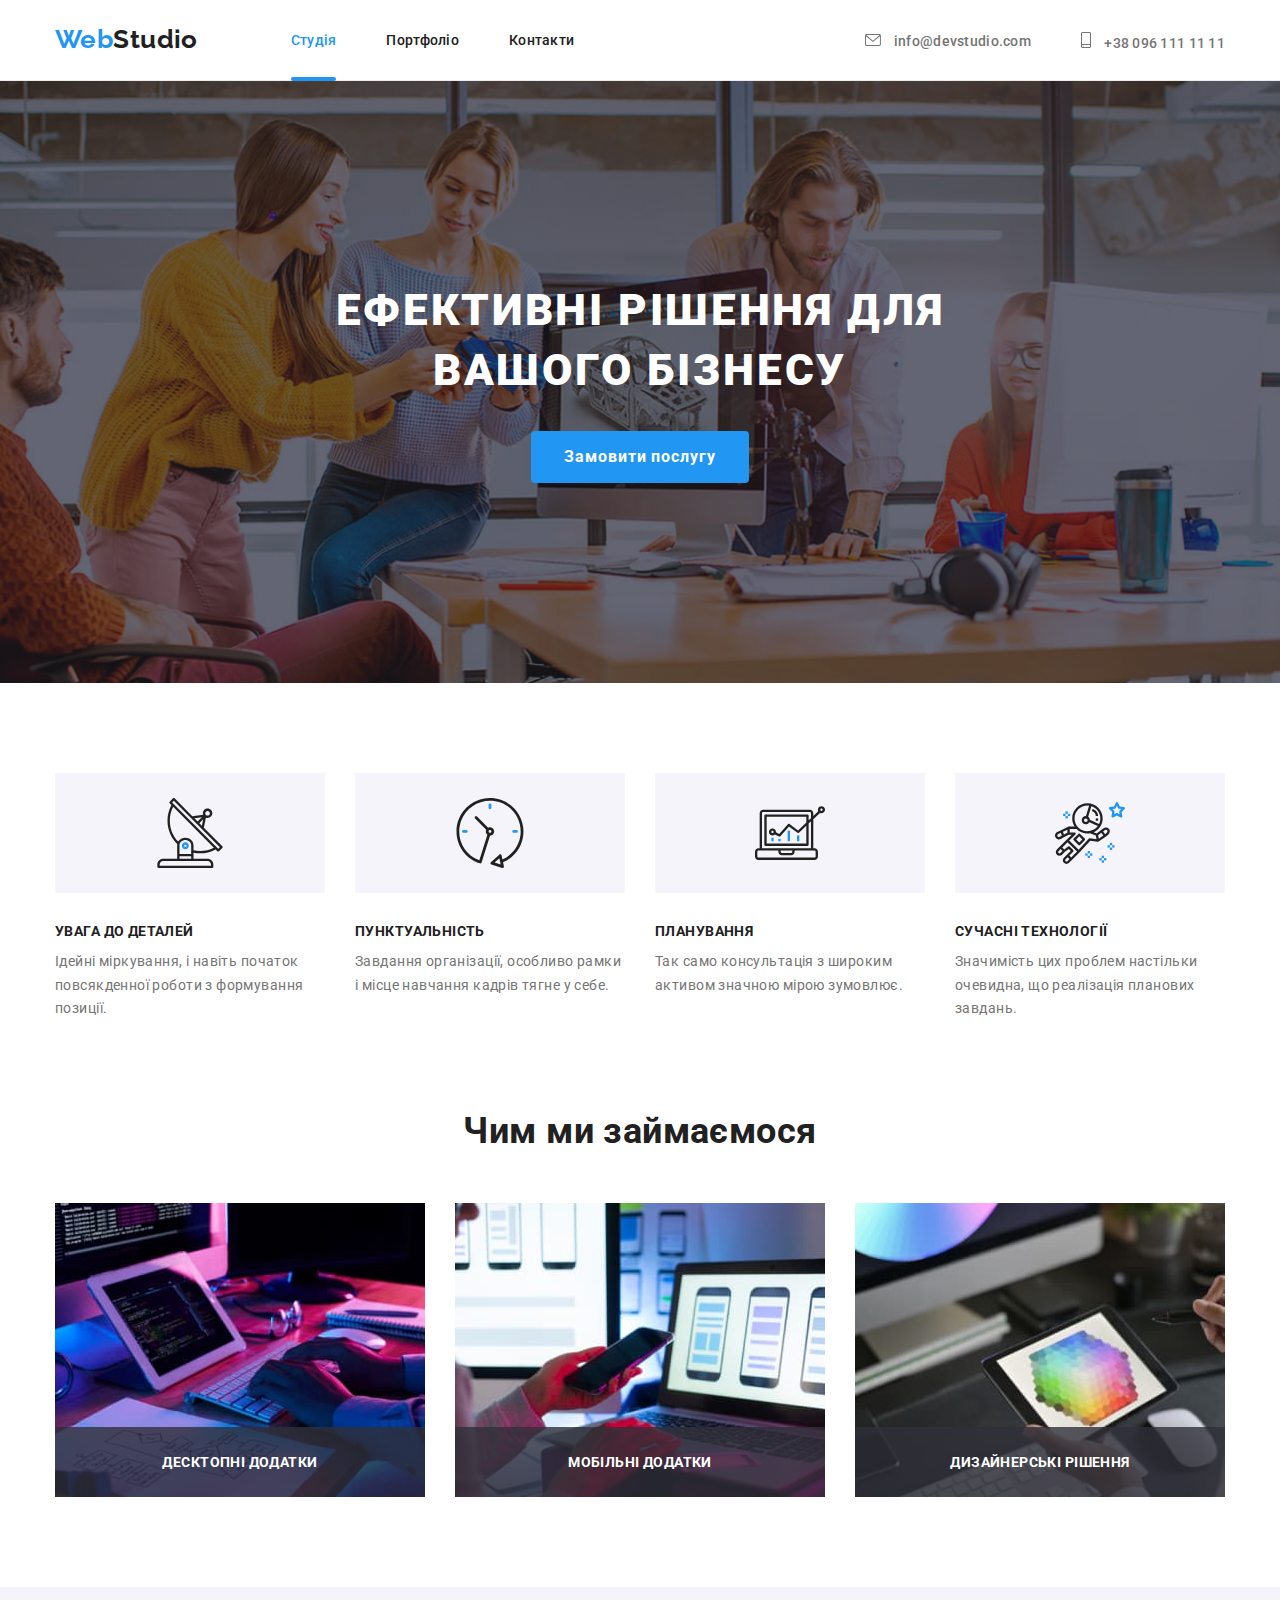
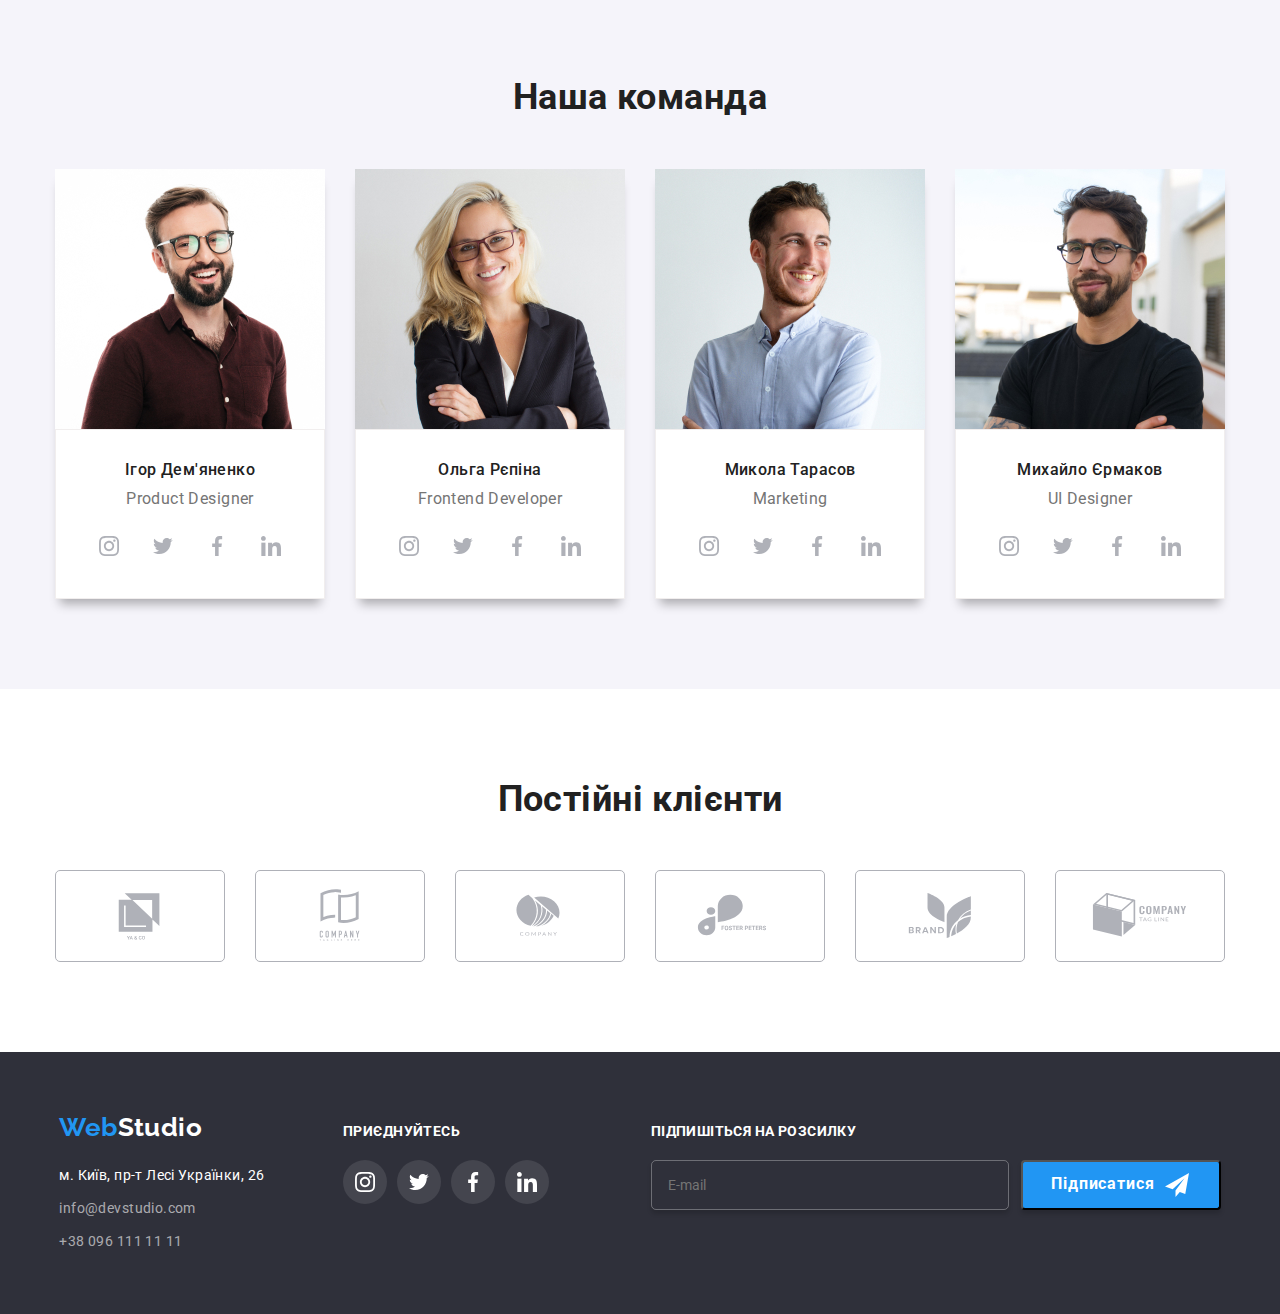
<file: index.html>
<!DOCTYPE html>
<html lang="uk">
  <head>
    <meta charset="UTF-8" />
    <meta http-equiv="X-UA-Compatible" content="IE=edge" />
    <meta name="viewport" content="width=device-width, initial-scale=1.0" />
    <title>First Project</title>
    <link rel="preconnect" href="https://fonts.googleapis.com" />
    <link rel="preconnect" href="https://fonts.gstatic.com" crossorigin />
    <link
      href="https://fonts.googleapis.com/css2?family=Raleway:wght@700&family=Roboto:wght@400;500;700;900&display=swap"
      rel="stylesheet"
    />
    <!-- <link
      rel="stylesheet"
      href="https://cdnjs.cloudflare.com/ajax/libs/modern-normalize/1.1.0/modern-normalize.min.css"
      integrity="sha512-wpPYUAdjBVSE4KJnH1VR1HeZfpl1ub8YT/NKx4PuQ5NmX2tKuGu6U/JRp5y+Y8XG2tV+wKQpNHVUX03MfMFn9Q=="
      crossorigin="anonymous"
      referrerpolicy="no-referrer"
    /> -->
    <link rel="stylesheet" href="css/main.min.css" />
  </head>
  <body>
    
 
  <header class="header">   
    <div class="header__container container">
      <a class="header__logo logo" href="./index.html"
        ><span class="header__logo-span">Web</span>Studio</a
      >
      <nav class="site-nav">
        <ul class="site-nav__pages list">
          <li><a href="#" class="link current site-nav__name">Студія</a></li>
          <li>
            <a href="./portfolio.html" class="link site-nav__name"
              >Портфоліо</a
            >
          </li>
          <li><a href="#" class="link site-nav__name">Контакти</a></li>
        </ul>
      </nav>
      <div class="nav-form">
        <ul class="nav-form__contact list">
          <li class="nav-form__list">
            <a href="mailto:info@devstudio.com" class="link nav-form__item"
              ><svg class="link-icon" width="16" height="12">
                <use href="./images/icons.svg#icon-envelope"></use>
              </svg>
              info@devstudio.com</a
            >
          </li>
          <li class="nav-form__list">
            <a href="tel:+380961111111" class="link nav-form__item"
              ><svg class="link-icon" width="10" height="16">
                <use href="./images/icons.svg#icon-smartphone"></use>
              </svg>
              +38 096 111 11 11</a
            >
          </li>
        </ul>
      </div>
    </div>
    
  <div class="second-logo">
    <a class="header__logo-mobile logo" href="./index.html"
        ><span class="header__logo-span">Web</span>Studio</a
      >
      <button type="button" class="menu-open-btn" data-menu-open>
        <svg class="menu" width="40" height="40">
            <use href="./images/icons.svg#icon-menu1"></use>
        </svg>
    </button>
    </div>


    <div class="mob-menu is-hidden" data-menu>
      <div class="mob-memu__cont container">
          <div class="mob-box-01">            
              <button type="button" class="menu-close-btn" data-menu-close>
                  <svg class="menu" width="30" height="30">
                      <use href="./images/icons.svg#icon-close-black"></use>
                  </svg>
              </button>
              <nav class="mob-menu__navigation">
                  <ul class="mob-menu__list list">
                      <li class="mob-menu__item">
                          <a href="./index.html" class="mob-menu__name link">Студія</a>
                      </li>
                      <li class="mob-menu__item">
                          <a href="./portfolio.html" class="mob-menu__name link">Портфоліо</a>
                      </li>
                      <li class="mob-menu__item">
                          <a href="" class="mob-menu__name link">Контакти</a>
                      </li>
                  </ul>
              </nav>
              <div class="mob-box-02">
                <ul class="mob-menu__contacts list">
                    <li class="mob-menu__com"> 
                        <a href="tel:+380961111111" class="mob-menu__nubmer link">
                            +38 096 111 11 11
                        </a>
                    </li>
                    <li class="mob-menu__com">
                        <a href="mailto:info@devstudio.com" class="mob-menu__email link">
                            info@devstudio.com
                        </a>
                    </li>
                </ul>
                <ul class="mob-soc list">
                    <li class="mob-soc__item">
                        <a href="" class="mob-soc__link link">Instagram</a>
                    </li>
                    <li class="mob-soc__item">
                        <a href="" class="mob-soc__link link">Twitter</a>
                    </li>
                    <li class="mob-soc__item">
                        <a href="" class="mob-soc__link link">Facebook</a>
                    </li>
                    <li class="mob-soc__item">
                        <a href="" class="mob-soc__link link">LinkdIn</a>
                    </li>
                </ul>
            </div>
          </div>
          
      </div>
    </div>
  </header>


    <main>
      <section class="hero ">
        <div class="hero__container container">
          <h1 class="hero__title">Ефективні рішення для вашого бізнесу</h1>
          <button class="button" type="button" data-open-modal>
            Замовити послугу
          </button>
        </div>
      </section>


      <section class="advantage no-padding">
        <div class="container advantage__container">
          <h2 class="section-title visually-hidden">Наші переваги</h2>
          <ul class="list advantage__list">
            <li class="advantage__item">
              <div class="advantage__icon">
                <svg width="70" height="70">
                  <use href="./images/icons.svg#icon-antenna"></use>
                </svg>
              </div>
              <h3 class="title">УВАГА ДО ДЕТАЛЕЙ</h3>
              <p class="second-text">
                Ідейні міркування, і навіть початок повсякденної роботи з
                формування позиції.
              </p>
            </li>
            <li class="advantage__item">
              <div class="advantage__icon">
                <svg width="70" height="70">
                  <use href="./images/icons.svg#icon-clock"></use>
                </svg>
              </div>
              <h3 class="title">ПУНКТУАЛЬНІСТЬ</h3>
              <p class="second-text">
                Завдання організації, особливо рамки і місце навчання кадрів
                тягне у себе.
              </p>
            </li>
            <li class="advantage__item">
              <div class="advantage__icon">
                <svg width="70" height="70">
                  <use href="./images/icons.svg#icon-diagram"></use>
                </svg>
              </div>
              <h3 class="title">ПЛАНУВАННЯ</h3>
              <p class="second-text">
                Так само консультація з широким активом значною мірою зумовлює.
              </p>
            </li>
            <li class="advantage__item">
              <div class="advantage__icon">
                <svg width="70" height="70">
                  <use href="./images/icons.svg#icon-astronaut"></use>
                </svg>
              </div>
              <h3 class="title">СУЧАСНІ ТЕХНОЛОГІЇ</h3>
              <p class="second-text">
                Значимість цих проблем настільки очевидна, що реалізація
                планових завдань.
              </p>
            </li>
          </ul>
        </div>
      </section>

      

      <section class="ourworks no-padding">
        <div class="ourworks__cont container">
          <h2 class="section-title">Чим ми займаємося</h2>
          <ul class="list ourworks__list">
            <li class="list">
              <div class="ourworks__item">
                <img
                  src="./images/img1.jpg"
                  class="photo"
                  width="370"
                  alt="Веб розробка"
                />
                <p class="ourworks__text">Десктопні Додатки</p>
              </div>
            </li>
            <li class="list">
              <div class="ourworks__item">
                <img
                  src="./images/img2.jpg"
                  class="photo"
                  width="370"
                  alt="Мобільні додатки"
                />
                <p class="ourworks__text list">Мобільні Додатки</p>
              </div>
            </li>
            <li class="list">
              <div class="ourworks__item">
                <img
                  src="./images/img3.jpg"
                  class="photo"
                  width="370"
                  alt="Комп'ютерне програмування"
                />
                <p class="ourworks__text list">Дизайнерські Рішення</p>
              </div>
            </li>
          </ul>
        </div>
      </section>

      

      <section class="team no-padding">
        <div class="team__container container">
          <h2 class="section-title">Наша команда</h2>
          <ul class="list team__group">
            <li class="team__list">
              <picture>
                <source srcset="images/team/igor@1x_lg.jpg 1x, images/team/igor@2x_lg.jpg 2x" 
                media="(min-width: 1200px)" sizes="" type="" />
                <source srcset="images/team/igor@1x_md.jpg 1x, images/team/igor@2x_md.jpg 2x" 
                media="(min-width: 768px)" sizes="" type="" />
                <source srcset="images/team/igor@1x_sm.jpg 1x, images/team/igor@2x_sm.jpg 2x" 
                media="(min-width: 480px)" sizes="" type="" />
                <img src="images/team/igor.jpg" alt="Фотографія  команди" />
              </picture>  

              <div class="workers">
                <h3 class="workers__name">Ігор Дем'яненко</h3>
                <p class="workers__text">Product Designer</p>
                <ul class="list social-list">
                  <li>
                    <a
                      class="link social-list__link"
                      href="https://www.instagram.com/"
                      target="_blank"
                      rel="noopener noreferrer"
                      aria-label="link to instagram"
                    >
                      <svg width="20" height="20" class="icons">
                        <use href="./images/icons.svg#icon-instagram-2-1"></use>
                      </svg>
                    </a>
                  </li>
                  <li>
                    <a
                      class="link social-list__link"
                      href="https://twitter.com/"
                      target="_blank"
                      rel="noopener noreferrer"
                      aria-label="link to twitter"
                    >
                      <svg width="20" height="20" class="icons">
                        <use href="./images/icons.svg#icon-Group"></use>
                      </svg>
                    </a>
                  </li>
                  <li>
                    <a
                      class="link social-list__link"
                      href="https://www.facebook.com/"
                      target="_blank"
                      rel="noopener noreferrer"
                      aria-label="link to facebook"
                    >
                      <svg width="20" height="20" class="icons">
                        <use href="./images/icons.svg#icon-facebook-1"></use>
                      </svg>
                    </a>
                  </li>
                  <li>
                    <a
                      class="link social-list__link"
                      href="https://www.linkedin.com/"
                      target="_blank"
                      rel="noopener noreferrer"
                      aria-label="link to linkedin"
                    >
                      <svg width="20" height="20" class="icons">
                        <use href="./images/icons.svg#icon-linkedin-1"></use>
                      </svg>
                    </a>
                  </li>
                </ul>
              </div>
            </li>

            <li class="team__list">
              <picture>
                <source srcset="images/team/olga@1x_lg.jpg 1x, images/team/olga@2x_lg.jpg 2x" 
                media="(min-width: 1200px)" sizes="" type="" />
                <source srcset="images/team/olga@1x_md.jpg 1x, images/team/olga@2x_md.jpg 2x" 
                media="(min-width: 768px)" sizes="" type="" />
                <source srcset="images/team/olga@1x_sm.jpg 1x, images/team/olga@2x_sm.jpg 2x" 
                media="(min-width: 480px)" sizes="" type="" />
                <img src="./images/team/olga.jpg" alt="Фотографія учасника команди" />
              </picture>

              <div class="workers">
                <h3 class="workers__name">Ольга Рєпіна</h3>
                <p class="workers__text">Frontend Developer</p>
                <ul class="list social-list">
                  <li>
                    <a
                      class="link social-list__link"
                      href="https://www.instagram.com/"
                      target="_blank"
                      rel="noopener noreferrer"
                      aria-label="link to instagram"
                    >
                      <svg width="20" height="20" class="icons">
                        <use href="./images/icons.svg#icon-instagram-2-1"></use>
                      </svg>
                    </a>
                  </li>
                  <li>
                    <a
                      class="link social-list__link"
                      href="https://twitter.com/"
                      target="_blank"
                      rel="noopener noreferrer"
                      aria-label="link to twitter"
                    >
                      <svg width="20" height="20" class="icons">
                        <use href="./images/icons.svg#icon-Group"></use>
                      </svg>
                    </a>
                  </li>
                  <li>
                    <a
                      class="link social-list__link"
                      href="https://www.facebook.com/"
                      target="_blank"
                      rel="noopener noreferrer"
                      aria-label="link to facebook"
                    >
                      <svg width="20" height="20" class="icons">
                        <use href="./images/icons.svg#icon-facebook-1"></use>
                      </svg>
                    </a>
                  </li>
                  <li>
                    <a
                      class="link social-list__link"
                      href="https://www.linkedin.com/"
                      target="_blank"
                      rel="noopener noreferrer"
                      aria-label="link to linkedin"
                    >
                      <svg width="20" height="20" class="icons">
                        <use href="./images/icons.svg#icon-linkedin-1"></use>
                      </svg>
                    </a>
                  </li>
                </ul>
              </div>
            </li>

            <li class="team__list">
              <picture>
                <source srcset="images/team/nikolay@1x_lg.jpg 1x, images/team/nikolay@2x_lg.jpg 2x" 
                media="(min-width: 1200px)" sizes="" type="" />
                <source srcset="images/team/nikolay@1x_md.jpg 1x, images/team/nikolay@2x_md.jpg 2x" 
                media="(min-width: 768px)" sizes="" type="" />
                <source srcset="images/team/nikolay@1x_sm.jpg 1x, images/team/nikolay@2x_sm.jpg 2x" 
                media="(min-width: 480px)" sizes="" type="" />
                <img src="./images/team/nikolay.jpg" alt="Фотографія учасника команди" />
              </picture> 
              <div class="workers">
                <h3 class="workers__name">Микола Тарасов</h3>
                <p class="workers__text">Marketing</p>
                <ul class="list social-list">
                  <li>
                    <a
                      class="link social-list__link"
                      href="https://www.instagram.com/"
                      target="_blank"
                      rel="noopener noreferrer"
                      aria-label="link to instagram"
                    >
                      <svg width="20" height="20" class="icons">
                        <use href="./images/icons.svg#icon-instagram-2-1"></use>
                      </svg>
                    </a>
                  </li>
                  <li>
                    <a
                      class="link social-list__link"
                      href="https://twitter.com/"
                      target="_blank"
                      rel="noopener noreferrer"
                      aria-label="link to twitter"
                    >
                      <svg width="20" height="20" class="icons">
                        <use href="./images/icons.svg#icon-Group"></use>
                      </svg>
                    </a>
                  </li>
                  <li>
                    <a
                      class="link social-list__link"
                      href="https://www.facebook.com/"
                      target="_blank"
                      rel="noopener noreferrer"
                      aria-label="link to facebook"
                    >
                      <svg width="20" height="20" class="icons">
                        <use href="./images/icons.svg#icon-facebook-1"></use>
                      </svg>
                    </a>
                  </li>
                  <li>
                    <a
                      class="link social-list__link"
                      href="https://www.linkedin.com/"
                      target="_blank"
                      rel="noopener noreferrer"
                      aria-label="link to linkedin"
                    >
                      <svg width="20" height="20" class="icons">
                        <use href="./images/icons.svg#icon-linkedin-1"></use>
                      </svg>
                    </a>
                  </li>
                </ul>
              </div>
            </li>

            <li class="team__list">
              <picture>
                <source srcset="images/team/misha@1x_lg.jpg 1x, images/team/misha@2x_lg.jpg 2x" 
                media="(min-width: 1200px)" sizes="" type="" />
                <source srcset="images/team/misha@1x_md.jpg 1x, images/team/misha@2x_md.jpg 2x" 
                media="(min-width: 768px)" sizes="" type="" />
                <source srcset="images/team/misha@1x_sm.jpg 1x, images/team/misha@2x_sm.jpg 2x" 
                media="(min-width: 480px)" sizes="" type="" />
                <img src="./images/team/misha.jpg" alt="Фотографія учасника команди" />
              </picture>

              <div class="workers">
                <h3 class="workers__name">Михайло Єрмаков</h3>
                <p class="workers__text">UI Designer</p>
                <ul class="list social-list">
                  <li>
                    <a
                      class="link social-list__link"
                      href="https://www.instagram.com/"
                      target="_blank"
                      rel="noopener noreferrer"
                      aria-label="link to instagram"
                    >
                      <svg width="20" height="20" class="icons">
                        <use href="./images/icons.svg#icon-instagram-2-1"></use>
                      </svg>
                    </a>
                  </li>
                  <li>
                    <a
                      class="link social-list__link"
                      href="https://twitter.com/"
                      target="_blank"
                      rel="noopener noreferrer"
                      aria-label="link to twitter"
                    >
                      <svg width="20" height="20" class="icons">
                        <use href="./images/icons.svg#icon-Group"></use>
                      </svg>
                    </a>
                  </li>
                  <li>
                    <a
                      class="link social-list__link"
                      href="https://www.facebook.com/"
                      target="_blank"
                      rel="noopener noreferrer"
                      aria-label="link to facebook"
                    >
                      <svg width="20" height="20" class="icons">
                        <use href="./images/icons.svg#icon-facebook-1"></use>
                      </svg>
                    </a>
                  </li>
                  <li>
                    <a
                      class="link social-list__link"
                      href="https://www.linkedin.com/"
                      target="_blank"
                      rel="noopener noreferrer"
                      aria-label="link to linkedin"
                    >
                      <svg width="20" height="20" class="icons">
                        <use href="./images/icons.svg#icon-linkedin-1"></use>
                      </svg>
                    </a>
                  </li>
                </ul>
              </div>
            </li>
          </ul>
        </div>
      </section>

      

      <section class="partners no-padding">
        <div class="partners__container container">
          <h2 class="partners__title">Постійні клієнти</h2>
          <ul class="partners__group list">
            <li class="partners__list">
              <a
                class="link partners__number"
                href="#"
                target="_blank"
                rel="noopener noreferrer"
                aria-label="our partners"
              >
                <svg width="106" height="60" class="partners__icon">
                  <use href="./images/icons.svg#icon-Logo1"></use>
                </svg>
              </a>
            </li>
            <li class="partners__list">
              <a
                class="link partners__number"
                href="#"
                target="_blank"
                rel="noopener noreferrer"
                aria-label="our partners"
              >
                <svg width="106" height="60" class="partners__icon">
                  <use href="./images/icons.svg#icon-Logo2"></use>
                </svg>
              </a>
            </li>
            <li class="partners__list">
              <a class="link partners__number" href="#" target=" our partners">
                <svg width="106" height="60" class="partners__icon">
                  <use href="./images/icons.svg#icon-Logo3"></use>
                </svg>
              </a>
            </li>
            <li class="partners__list">
              <a
                class="link partners__number"
                href="#"
                target="_blank"
                rel="noopener noreferrer"
                aria-label="our partners"
              >
                <svg width="106" height="60" class="partners__icon">
                  <use href="./images/icons.svg#icon-Logo4"></use>
                </svg>
              </a>
            </li>
            <li class="partners__list">
              <a
                class="link partners__number"
                href="#"
                target="_blank"
                rel="noopener noreferrer"
                aria-label="our partners"
              >
                <svg width="106" height="60" class="partners__icon">
                  <use href="./images/icons.svg#icon-Logo5"></use>
                </svg>
              </a>
            </li>
            <li class="partners__list">
              <a
                class="link partners__number"
                href="#"
                target="_blank"
                rel="noopener noreferrer"
                aria-label="our partners"
              >
                <svg width="106" height="60" class="partners__icon">
                  <use href="./images/icons.svg#icon-Logo6"></use>
                </svg>
              </a>
            </li>
          </ul>
        </div>
      </section>
    </main>

    

    <footer class="footer ">
      <div class="footer__container footer__block container">
        <div class="footer__navigation">
          <a class="footer__logo" href="index.html"
            ><span class="footer__logo-span">Web</span>Studio</a
          >
          <address class="footer__adress">
            <ul class="list">
              <li>
                <a
                  class="footer__nav"
                  href="https://www.google.com.ua/maps/@50.4851493,30.4721233,14z?hl=ru"
                  target="_blank"
                  rel="noopener noreferrer"
                  >м. Київ, пр-т Лесі Українки, 26
                </a>
              </li>
              <li>
                <a
                  class="footer__link-mail footer__numb-post"
                  href="mailto:info@devstudio.com"
                  >info@devstudio.com</a
                >
              </li>
              <li>
                <a
                  class="footer__link footer__numb-post"
                  href="tel:+380961111111"
                  >+38 096 111 11 11</a
                >
              </li>
            </ul>
          </address>
        </div>
        <div class="join">
          <h4 class="join__title">Приєднуйтесь</h4>
          <ul class="list join__list">
            <li>
              <a
                class="link join__link"
                href="https://www.instagram.com/"
                target="_blank"
                rel="noopener noreferrer"
                aria-label="link to instagram"
              >
                <svg width="20" height="20" class="icons">
                  <use href="./images/icons.svg#icon-instagram-2-1"></use>
                </svg>
              </a>
            </li>
            <li>
              <a
                class="link join__link"
                href="https://twitter.com/"
                target="_blank"
                rel="noopener noreferrer"
                aria-label="link to twitter"
              >
                <svg width="20" height="20" class="icons">
                  <use href="./images/icons.svg#icon-Group"></use>
                </svg>
              </a>
            </li>
            <li>
              <a
                class="link join__link"
                href="https://www.facebook.com/"
                target="_blank"
                rel="noopener noreferrer"
                aria-label="link to facebook"
              >
                <svg width="20" height="20" class="icons">
                  <use href="./images/icons.svg#icon-facebook-1"></use>
                </svg>
              </a>
            </li>
            <li>
              <a
                class="link join__link"
                href="https://www.linkedin.com/"
                target="_blank"
                rel="noopener noreferrer"
                aria-label="link to linkedin"
              >
                <svg width="20" height="20" class="icons">
                  <use href="./images/icons.svg#icon-linkedin-1"></use>
                </svg>
              </a>
            </li>
          </ul>
        </div>
        <div class="subscribe">
           <div class="subscribe__title-block">
          <h2 class="subscribe__text">ПІДПИШІТЬСЯ НА РОЗСИЛКУ</h2>
          <div class="subscribe__email">                       
            <input
              class="subscribe__second-text"
              type="email"
              name="mail"
              id="mail"
              placeholder="E-mail"
            />
            <button class="subscribe__button" type="submit">
              Підписатися<span class="subscribe__icon"
                ><svg width="24" height="24" class="icons">
                  <use href="./images/icons.svg#icon-telegramm"></use></svg></span>
            </button>
           </div>
            
          </div>
        </div>
      </div>
    </footer>

    <!-- _modal -->

    <div class="backdrop is-hidden" data-backdrop>
      <div class="modal">
        <form class="form">
          <b class="form-title">Залиште свої дані, ми вам передзвонимо</b>

          <div class="form-field">
            <input
              type="text"
              class="form-input"
              name="name"
              placeholder=" "
              id="name"
            />
            <label for="name" class="form-label">Ім'я</label>
            <svg width="18" height="18" class="form-icon">
              <use href="./images/icons.svg#person-black"></use>
            </svg>
          </div>

          <div class="form-field">
            <input type="tel" class="form-input" name="tel" placeholder=" " />
            <label class="form-label">Телефон</label>
            <svg width="18" height="18" class="form-icon">
              <use href="./images/icons.svg#phone-black"></use>
            </svg>
          </div>

          <label class="form-field">
            <input
              type="email"
              class="form-input"
              name="mail"
              placeholder=" "
            />
            <span class="form-label">Пошта</span>
            <svg width="18" height="18" class="form-icon">
              <use href="./images/icons.svg#email-black"></use>
            </svg>
          </label>

          <div class="form-field">
            <textarea
              name="comment"
              id="comment"
              class="form-textarea"
              placeholder="Введіть текст"
            ></textarea>
            <label for="comment" class="textarea-label">Коментар</label>
          </div>

          <div class="form-field policy">
            <label class="policy">
              <input class="checkbox" type="checkbox" name="policy" />
              <span class="checkbox-icon"></span>
              <span class="checkbox-text"
                >Погоджуюся з розсилкою та приймаю</span
              >
              <a href="#" class="policy-terms">Умови договору</a>
            </label>

            <button type="submit" class="submit-button">Відправити</button>
          </div>
        </form>

        <butoon class="close-button" data-close-modal>
          <svg class="icon-close-modal" width="18" height="18">
            <use href="./images/icons.svg#icon-close-black"></use>
          </svg>
        </butoon>
      </div>
    </div>

    <script src="./js/mobile-menu.js"></script>

    <script src="./js/modal.js"></script>
  </body>
</html>
</file>
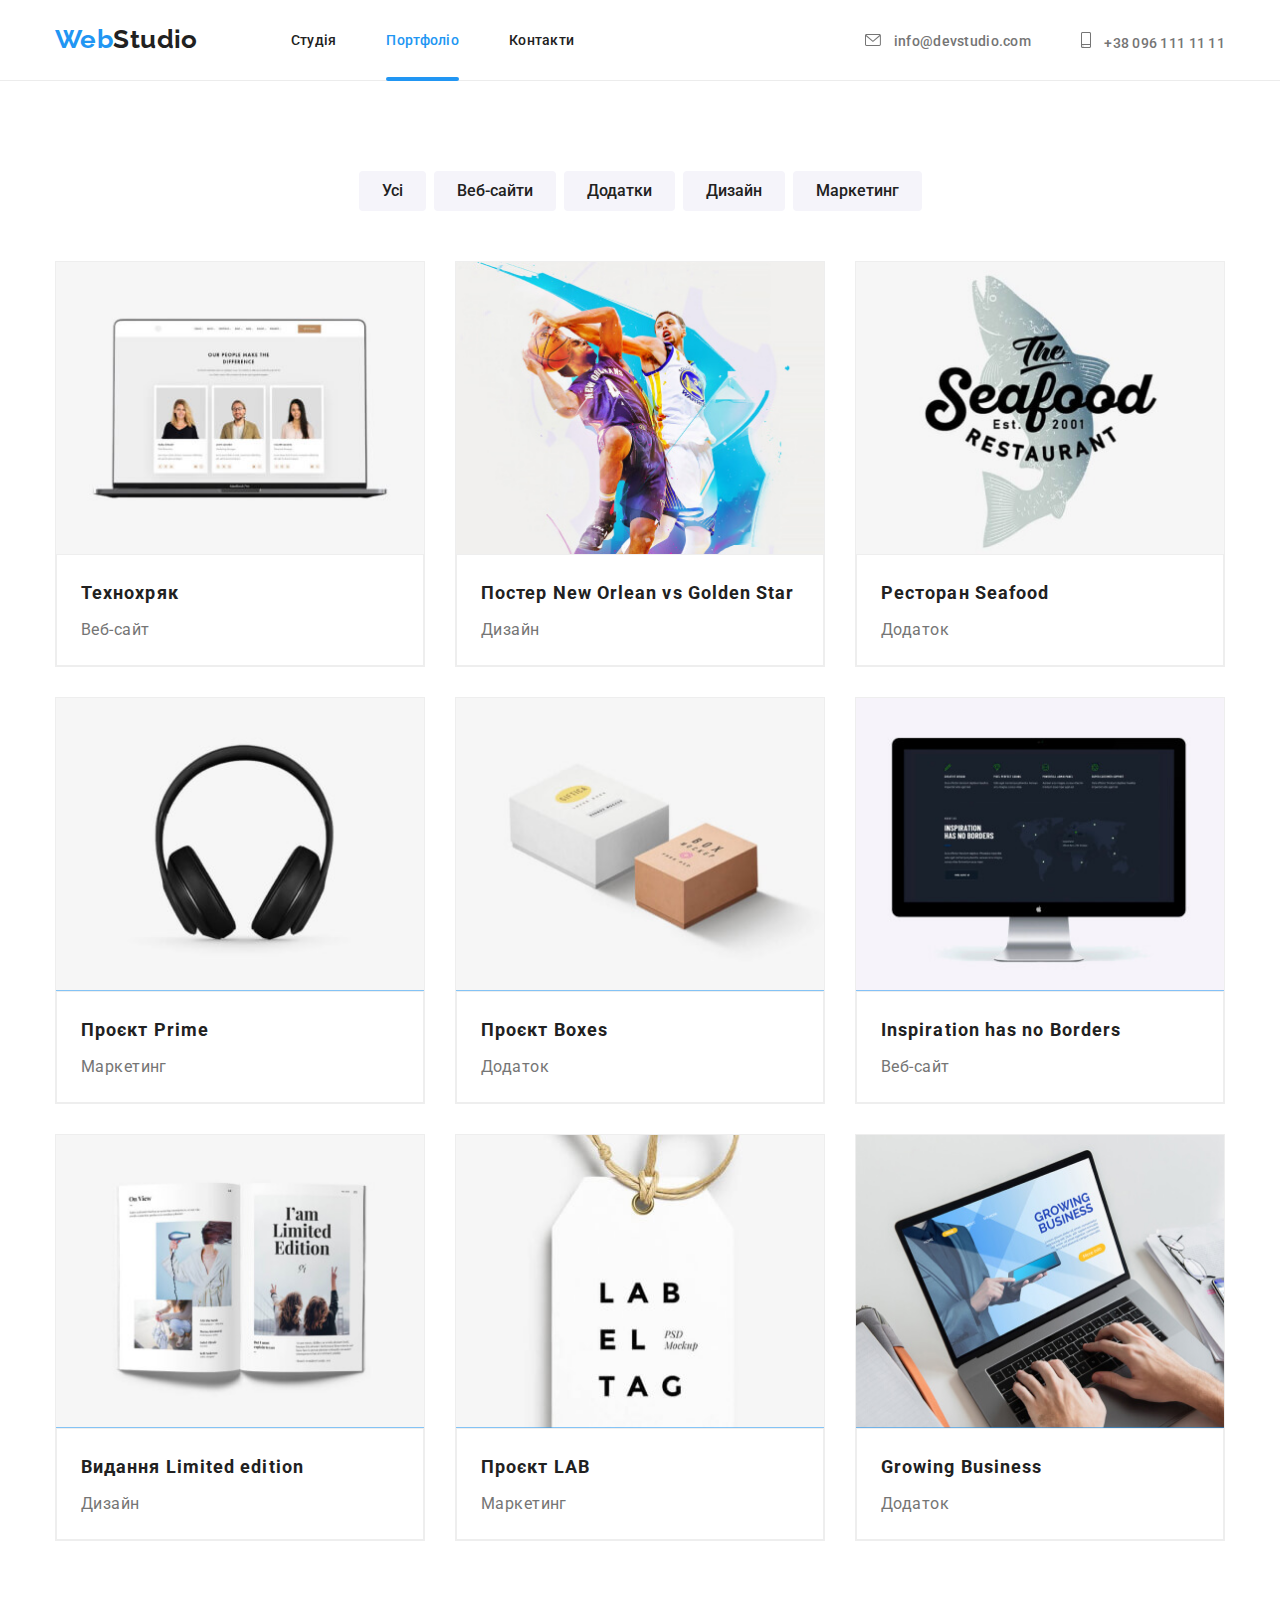
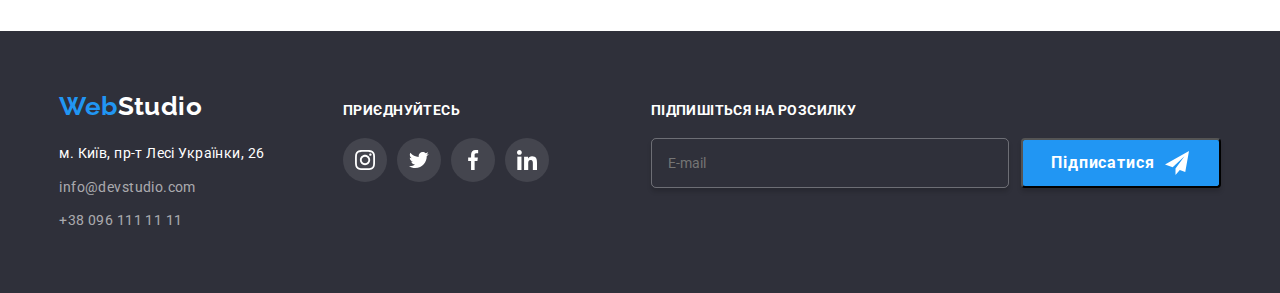
<file: portfolio.html>
<!DOCTYPE html>
<html lang="uk">
  <head>
    <meta charset="UTF-8" />
    <meta http-equiv="X-UA-Compatible" content="IE=edge" />
    <meta name="viewport" content="width=device-width, initial-scale=1.0" />
    <title>First Project</title>
    <link rel="preconnect" href="https://fonts.googleapis.com" />
    <link rel="preconnect" href="https://fonts.gstatic.com" crossorigin />
    <link
      href="https://fonts.googleapis.com/css2?family=Raleway:wght@700&family=Roboto:wght@400;500;700;900&display=swap"
      rel="stylesheet"
    />
    <link
      rel="stylesheet"
      href="https://cdnjs.cloudflare.com/ajax/libs/modern-normalize/1.1.0/modern-normalize.min.css"
      integrity="sha512-wpPYUAdjBVSE4KJnH1VR1HeZfpl1ub8YT/NKx4PuQ5NmX2tKuGu6U/JRp5y+Y8XG2tV+wKQpNHVUX03MfMFn9Q=="
      crossorigin="anonymous"
      referrerpolicy="no-referrer"
    />
    <link rel="stylesheet" href="css/main.min.css" />
  </head>
  <body>

    
    <header class="header">
      <div class="header__container container">
        <a class="header__logo logo" href="./index.html"
          ><span class="header__logo-span">Web</span>Studio</a
        >
        <nav class="site-nav">
          <ul class="site-nav__pages list">
            <li>
              <a href="./index.html" class="link site-nav__name">Студія</a>
            </li>
            <li>
              <a href="./portfolio.html" class="link current site-nav__name"
                >Портфоліо</a
              >
            </li>
            <li><a href="#" class="link site-nav__name">Контакти</a></li>
          </ul>
        </nav>
        <div class="nav-form">
          <ul class="nav-form__contact list">
            <li class="nav-form__list">
              <a href="mailto:info@devstudio.com" class="link nav-form__item"
                ><svg class="link-icon" width="16" height="12">
                  <use href="./images/icons.svg#icon-envelope"></use>
                </svg>
                info@devstudio.com</a
              >
            </li>
            <li class="nav-form__list">
              <a href="tel:+380961111111" class="link nav-form__item"
                ><svg class="link-icon" width="10" height="16">
                  <use href="./images/icons.svg#icon-smartphone"></use>
                </svg>
                +38 096 111 11 11</a
              >
            </li>
          </ul>
        </div>
      </div>
    
    <div class="second-logo">
      <a class="header__logo-mobile logo" href="./index.html"
          ><span class="header__logo-span">Web</span>Studio</a
        >
        <button type="button" class="menu-open-btn" data-menu-open>
          <svg class="menu" width="40" height="40">
              <use href="./images/icons.svg#icon-menu1"></use>
          </svg>
      </button>
      </div>
      <div class="mob-menu is-hidden" data-menu>
        <div class="mob-memu__cont container">
            <div class="mob-box-01">            
                <button type="button" class="menu-close-btn" data-menu-close>
                    <svg class="menu" width="30" height="30">
                        <use href="./images/icons.svg#icon-close-black"></use>
                    </svg>
                </button>
                <nav class="mob-menu__navigation">
                    <ul class="mob-menu__list list">
                        <li class="mob-menu__item">
                            <a href="./index.html" class="mob-menu__name link">Студія</a>
                        </li>
                        <li class="mob-menu__item">
                            <a href="./portfolio.html" class="mob-menu__name link">Портфоліо</a>
                        </li>
                        <li class="mob-menu__item">
                            <a href="" class="mob-menu__name link">Контакти</a>
                        </li>
                    </ul>
                </nav>
                <div class="mob-box-02">
                  <ul class="mob-menu__contacts list">
                      <li class="mob-menu__com"> 
                          <a href="tel:+380961111111" class="mob-menu__nubmer link">
                              +38 096 111 11 11
                          </a>
                      </li>
                      <li class="mob-menu__com">
                          <a href="mailto:info@devstudio.com" class="mob-menu__email link">
                              info@devstudio.com
                          </a>
                      </li>
                  </ul>
                  <ul class="mob-soc list">
                      <li class="mob-soc__item">
                          <a href="" class="mob-soc__link link">Instagram</a>
                      </li>
                      <li class="mob-soc__item">
                          <a href="" class="mob-soc__link link">Twitter</a>
                      </li>
                      <li class="mob-soc__item">
                          <a href="" class="mob-soc__link link">Facebook</a>
                      </li>
                      <li class="mob-soc__item">
                          <a href="" class="mob-soc__link link">LinkdIn</a>
                      </li>
                  </ul>
              </div>
            </div>
            
        </div>
      </div>
    </header>

    <main>
      <section class="portfolio-section section">
        <div class="cont-portfolio container">
          <div>
            <h1 class="visually-hidden">Навігація</h1>

            <ul class="list button-set">
              <li class="butoon-set__list">
                <button class="button-set__button" type="button">Усі</button>
              </li>
              <li class="butoon-set__list">
                <button class="button-set__button" type="button">
                  Веб-сайти
                </button>
              </li>
              <li class="butoon-set__list">
                <button class="button-set__button" type="button">
                  Додатки
                </button>
              </li>
              <li class="butoon-set__list">
                <button class="button-set__button" type="button">Дизайн</button>
              </li>
              <li class="butoon-set__list">
                <button class="button-set__button" type="button">
                  Маркетинг
                </button>
              </li>
            </ul>
          </div>
          <div class="portf-gallery">
            <ul class="list portf-gallery__set">
              <li class="projects">
                <div class="projects__description">
                  <picture>
                    <source srcset="images/project/imgweb@1x_lg.jpg, images/project/imgweb@2x_lg.jpg 2x" 
                    media="(min-width: 1200px)"/>
                    <source srcset="images/project/imgweb@1x_md.jpg, images/project/imgweb@2x_md.jpg 2x" 
                    media="(min-width: 768px)"/>
                    <source srcset="images/project/imgweb@1x_sm.jpg 1x, images/project/imgweb@2x_sm.jpg 2x" 
                    media="(min-width: 480px)"/>
                    <img src="images/project/web.jpg" alt="Ноутбук" />
                  </picture> 
                  <p class="projects__text">
                    Ресурс пропонує комплексні пропозиції з різним рівнем
                    функціоналу та сервісів. Все це дозволить відвідувачу
                    отримати вичерпні відомості про компанію чи приватну особу.
                  </p>
                </div>
                <div class="projects__name">
                  <h3 class="projects__title">Технохряк</h3>
                  <p class="projects__second-text">Веб-сайт</p>
                </div>
              </li>
              <li class="projects">
                <div class="projects__description">

                  <picture>
                    <source srcset="images/project/imgbasket@1x_lg.jpg, images/project/imgbasket@2x_lg.jpg 2x" 
                    media="(min-width: 1200px)"/>
                    <source srcset="images/project/imgbasket@1x_md.jpg, images/project/imgbasket@2x_md.jpg 2x" 
                    media="(min-width: 768px)"/>
                    <source srcset="images/project/imgbasket@1x_sm.jpg 1x, images/project/imgbasket@2x_sm.jpg 2x" 
                    media="(min-width: 480px)"/>
                    <img src="images/project/basket.jpg" alt="Постер New Orlean vs Golden Star" />
                  </picture> 

                  <p class="projects__text">
                    Ресурс пропонує комплексні пропозиції з різним рівнем
                    функціоналу та сервісів. Все це дозволить відвідувачу
                    отримати вичерпні відомості про компанію чи приватну особу.
                  </p>
                </div>
                <div class="projects__name">
                  <h3 class="projects__title">
                    Постер New Orlean vs Golden Star
                  </h3>
                  <p class="projects__second-text">Дизайн</p>
                </div>
              </li>

              <li class="projects">
                <div class="projects__description">
                  <picture>
                    <source srcset="images/project/imgseafood@1x_lg.jpg, images/project/imgseafood@2x_lg.jpg 2x" 
                    media="(min-width: 1200px)"/>
                    <source srcset="images/project/imgseafood@1x_md.jpg, images/project/imgseafood@2x_md.jpg 2x" 
                    media="(min-width: 768px)"/>
                    <source srcset="images/project/imgseafood@1x_sm.jpg 1x, images/project/imgseafood@2x_sm.jpg 2x" 
                    media="(min-width: 480px)"/>
                    <img src="./images/project/seafood.jpg" alt="Ресторан" />
                  </picture>  
                  <p class="projects__text">
                    Ресурс пропонує комплексні пропозиції з різним рівнем
                    функціоналу та сервісів. Все це дозволить відвідувачу
                    отримати вичерпні відомості про компанію чи приватну особу.
                  </p>
                </div>
                <div class="projects__name">
                  <h3 class="projects__title">Ресторан Seafood</h3>
                  <p class="projects__second-text">Додаток</p>
                </div>
              </li>
              <li class="projects">
                <div class="projects__description">
                  <picture>
                    <source srcset="images/project/imgprime@1x_lg.jpg, images/project/imgprime@2x_lg.jpg 2x" 
                    media="(min-width: 1200px)"/>
                    <source srcset="images/project/imgprime@1x_md.jpg, images/project/imgprime@2x_md.jpg 2x" 
                    media="(min-width: 768px)"/>
                    <source srcset="images/project/imgprime@1x_sm.jpg 1x, images/project/imgprime@2x_sm.jpg 2x" 
                    media="(min-width: 480px)"/>
                    <img src="./images/project/prime.jpg" alt="Проект" />
                  </picture> 
                  <p class="projects__text">
                    Ресурс пропонує комплексні пропозиції з різним рівнем
                    функціоналу та сервісів. Все це дозволить відвідувачу
                    отримати вичерпні відомості про компанію чи приватну особу.
                  </p>
                </div>
                <div class="projects__name">
                  <h3 class="projects__title">Проєкт Prime</h3>
                  <p class="projects__second-text">Маркетинг</p>
                </div>
              </li>

              <li class="projects">
                <div class="projects__description">
                  <picture>
                    <source srcset="images/project/imgboxes@1x_lg.jpg, images/project/imgboxes@2x_lg.jpg 2x" 
                    media="(min-width: 1200px)"/>
                    <source srcset="images/project/imgboxes@1x_md.jpg, images/project/imgboxes@2x_md.jpg 2x" 
                    media="(min-width: 768px)"/>
                    <source srcset="images/project/imgboxes@1x_sm.jpg 1x, images/project/imgboxes@2x_sm.jpg 2x" 
                    media="(min-width: 480px)"/>
                    <img src="/images/project/boxes.jpg" alt="Приложение" />
                  </picture> 
                  <p class="projects__text">
                    Ресурс пропонує комплексні пропозиції з різним рівнем
                    функціоналу та сервісів. Все це дозволить відвідувачу
                    отримати вичерпні відомості про компанію чи приватну особу.
                  </p>
                </div>
                <div class="projects__name">
                  <h3 class="projects__title">Проєкт Boxes</h3>
                  <p class="projects__second-text">Додаток</p>
                </div>
              </li>

              <li class="projects">
                <div class="projects__description">
                  <picture>
                    <source srcset="images/project/imginspiration@1x_lg.jpg, images/project/imginspiration@2x_lg.jpg 2x" 
                    media="(min-width: 1200px)"/>
                    <source srcset="images/project/imginspiration@1x_md.jpg, images/project/imginspiration@2x_md.jpg 2x" 
                    media="(min-width: 768px)"/>
                    <source srcset="images/project/imginspiration@1x_sm.jpg 1x, images/project/imginspiration@2x_sm.jpg 2x" 
                    media="(min-width: 480px)"/>
                    <img src="./images/project/inspiration.jpg" alt="Веб-сайт" />
                  </picture>
                  <p class="projects__text">
                    Ресурс пропонує комплексні пропозиції з різним рівнем
                    функціоналу та сервісів. Все це дозволить відвідувачу
                    отримати вичерпні відомості про компанію чи приватну особу.
                  </p>
                </div>
                <div class="projects__name">
                  <h3 class="projects__title">Inspiration has no Borders</h3>
                  <p class="projects__second-text">Веб-сайт</p>
                </div>
              </li>

              <li class="projects">
                <div class="projects__description">
                  <picture>
                    <source srcset="images/project/imgpublishing@1x_lg.jpg, images/project/imgpublishing@2x_lg.jpg 2x" 
                    media="(min-width: 1200px)"/>
                    <source srcset="images/project/imgpublishing@1x_md.jpg, images/project/imgpublishing@2x_md.jpg 2x" 
                    media="(min-width: 768px)"/>
                    <source srcset="images/project/imgpublishing@1x_sm.jpg 1x, images/project/imgpublishing@2x_sm.jpg 2x" 
                    media="(min-width: 480px)"/>
                    <img src="./images/project/publishing.jpg" alt="Издание" />
                  </picture> 
                  <p class="projects__text">
                    Ресурс пропонує комплексні пропозиції з різним рівнем
                    функціоналу та сервісів. Все це дозволить відвідувачу
                    отримати вичерпні відомості про компанію чи приватну особу.
                  </p>
                </div>
                <div class="projects__name">
                  <h3 class="projects__title">Видання Limited edition</h3>
                  <p class="projects__second-text">Дизайн</p>
                </div>
              </li>

              <li class="projects">
                <div class="projects__description">
                  <picture>
                    <source srcset="images/project/imglab@1x_lg.jpg, images/project/imgplab@2x_lg.jpg 2x" 
                    media="(min-width: 1200px)"/>
                    <source srcset="images/project/imglab@1x_md.jpg, images/project/imglab@2x_md.jpg 2x" 
                    media="(min-width: 768px)"/>
                    <source srcset="images/project/imglab@1x_sm.jpg 1x, images/project/imglab@2x_sm.jpg 2x" 
                    media="(min-width: 480px)"/>
                    <img src="./images/project/lab.jpg" alt="Проект" />
                  </picture> 
                  <p class="projects__text">
                    Ресурс пропонує комплексні пропозиції з різним рівнем
                    функціоналу та сервісів. Все це дозволить відвідувачу
                    отримати вичерпні відомості про компанію чи приватну особу.
                  </p>
                </div>
                <div class="projects__name">
                  <h3 class="projects__title">Проєкт LAB</h3>
                  <p class="projects__second-text">Маркетинг</p>
                </div>
              </li>

              <li class="projects">
                <div class="projects__description">
                  <picture>
                    <source srcset="images/project/imgbusiness@1x_lg.jpg, images/project/imgbusiness@2x_lg.jpg 2x" 
                    media="(min-width: 1200px)"/>
                    <source srcset="images/project/imgbusiness@1x_md.jpg, images/project/imgbusiness@2x_md.jpg 2x" 
                    media="(min-width: 768px)"/>
                    <source srcset="images/project/imgbusiness@1x_sm.jpg 1x, images/project/imgbusiness@2x_sm.jpg 2x" 
                    media="(min-width: 480px)"/>
                    <img src="./images/project/business.jpg" alt="Приложение" />
                  </picture> 
                  <p class="projects__text">
                    Ресурс пропонує комплексні пропозиції з різним рівнем
                    функціоналу та сервісів. Все це дозволить відвідувачу
                    отримати вичерпні відомості про компанію чи приватну особу.
                  </p>
                </div>
                <div class="projects__name">
                  <h3 class="projects__title">Growing Business</h3>
                  <p class="projects__second-text">Додаток</p>
                </div>
              </li>
            </ul>
          </div>
        </div>
      </section>
    </main>

    <footer class="footer ">
      <div class="footer__container footer__block container">
        <div class="footer__navigation">
          <a class="footer__logo" href="index.html"
            ><span class="footer__logo-span">Web</span>Studio</a
          >
          <address class="footer__adress">
            <ul class="list">
              <li>
                <a
                  class="footer__nav"
                  href="https://www.google.com.ua/maps/@50.4851493,30.4721233,14z?hl=ru"
                  target="_blank"
                  rel="noopener noreferrer"
                  >м. Київ, пр-т Лесі Українки, 26
                </a>
              </li>
              <li>
                <a
                  class="footer__link-mail footer__numb-post"
                  href="mailto:info@devstudio.com"
                  >info@devstudio.com</a
                >
              </li>
              <li>
                <a
                  class="footer__link footer__numb-post"
                  href="tel:+380961111111"
                  >+38 096 111 11 11</a
                >
              </li>
            </ul>
          </address>
        </div>
        <div class="join">
          <h4 class="join__title">Приєднуйтесь</h4>
          <ul class="list join__list">
            <li>
              <a
                class="link join__link"
                href="https://www.instagram.com/"
                target="_blank"
                rel="noopener noreferrer"
                aria-label="link to instagram"
              >
                <svg width="20" height="20" class="icons">
                  <use href="./images/icons.svg#icon-instagram-2-1"></use>
                </svg>
              </a>
            </li>
            <li>
              <a
                class="link join__link"
                href="https://twitter.com/"
                target="_blank"
                rel="noopener noreferrer"
                aria-label="link to twitter"
              >
                <svg width="20" height="20" class="icons">
                  <use href="./images/icons.svg#icon-Group"></use>
                </svg>
              </a>
            </li>
            <li>
              <a
                class="link join__link"
                href="https://www.facebook.com/"
                target="_blank"
                rel="noopener noreferrer"
                aria-label="link to facebook"
              >
                <svg width="20" height="20" class="icons">
                  <use href="./images/icons.svg#icon-facebook-1"></use>
                </svg>
              </a>
            </li>
            <li>
              <a
                class="link join__link"
                href="https://www.linkedin.com/"
                target="_blank"
                rel="noopener noreferrer"
                aria-label="link to linkedin"
              >
                <svg width="20" height="20" class="icons">
                  <use href="./images/icons.svg#icon-linkedin-1"></use>
                </svg>
              </a>
            </li>
          </ul>
        </div>
        <div class="subscribe">
           <div class="subscribe__title-block">
          <h2 class="subscribe__text">ПІДПИШІТЬСЯ НА РОЗСИЛКУ</h2>
          <div class="subscribe__email">                       
            <input
              class="subscribe__second-text"
              type="email"
              name="mail"
              id="mail"
              placeholder="E-mail"
            />
            <button class="subscribe__button" type="submit">
              Підписатися<span class="subscribe__icon"
                ><svg width="24" height="24" class="icons">
                  <use href="./images/icons.svg#icon-telegramm"></use></svg></span>
            </button>
           </div>
            
          </div>
        </div>
      </div>
    </footer>
    <script src="./js/mobile-menu.js"></script>
  </body>
</html>
</file>
<file: css/main.min.css>
/*! modern-normalize v1.1.0 | MIT License | https://github.com/sindresorhus/modern-normalize */*,::before,::after{box-sizing:border-box}html{line-height:1.15;-webkit-text-size-adjust:100%;-moz-tab-size:4;-o-tab-size:4;tab-size:4}body{margin:0;font-family:system-ui,-apple-system,"Segoe UI",Roboto,Helvetica,Arial,sans-serif,"Apple Color Emoji","Segoe UI Emoji"}hr{height:0;color:inherit}abbr[title]{-webkit-text-decoration:underline dotted;text-decoration:underline dotted}b,strong{font-weight:bolder}code,kbd,samp,pre{font-family:ui-monospace,SFMono-Regular,Consolas,"Liberation Mono",Menlo,monospace;font-size:1em}small{font-size:80%}sub,sup{font-size:75%;line-height:0;position:relative;vertical-align:baseline}sub{bottom:-0.25em}sup{top:-0.5em}table{text-indent:0;border-color:inherit}button,input,optgroup,select,textarea{font-family:inherit;font-size:100%;line-height:1.15;margin:0}button,select{text-transform:none}button,[type=button],[type=reset],[type=submit]{-webkit-appearance:button}::-moz-focus-inner{border-style:none;padding:0}:-moz-focusring{outline:1px dotted ButtonText}:-moz-ui-invalid{box-shadow:none}legend{padding:0}progress{vertical-align:baseline}::-webkit-inner-spin-button,::-webkit-outer-spin-button{height:auto}[type=search]{-webkit-appearance:textfield;outline-offset:-2px}::-webkit-search-decoration{-webkit-appearance:none}::-webkit-file-upload-button{-webkit-appearance:button;font:inherit}summary{display:list-item}body{font-family:"Roboto",sans-serif;background-color:var(--primary-bg-color);color:var(--primary-text-color);letter-spacing:.03em;font-size:14px;line-height:1.7}.section{padding-top:60px;padding-bottom:60px}@media screen and (min-width: 768px){.section{padding-top:60px;padding-bottom:60px}}@media screen and (min-width: 1200px){.section{padding-top:90px;padding-bottom:90px}}.container{width:100%;padding-left:15px;padding-right:15px;margin:0 auto}@media screen and (min-width: 480px){.container{width:480px}}@media screen and (min-width: 768px){.container{width:768px}}@media screen and (min-width: 1200px){.container{width:1200px}}body.overflow{overflow:hidden}:root{--primary-text-color: #212121;--title-text-color: #757575;--accent-color: #2196f3;--primary-bg-color: #ffffff;--second-bg-color: #f5f4fa;--black-bg: #2f303a;--primary-white-color: #ffffff;--icon-color: #afb1b8}h1,h2,h3,h4,h5,h6,p,ul{margin-top:0;margin-bottom:0}img{display:block;max-width:100%;height:auto}.visually-hidden{position:absolute;white-space:nowrap;width:1px;height:1px;overflow:hidden;border:0;padding:0;clip:rect(0 0 0 0);-webkit-clip-path:inset(50%);clip-path:inset(50%);margin:-1px}.is-hidden{opacity:0;visibility:hidden;pointer-events:none}@media screen and (min-width: 1200px){.section{padding-top:94px;padding-bottom:94px}}@media screen and (max-width: 1199.98px){.section{padding-top:60px;padding-bottom:60px}}.no-padding{padding-top:0;padding-bottom:0}.title{margin-top:0;margin-bottom:10px;font-weight:700;font-size:14px;line-height:1.2;text-transform:uppercase;display:inline-block;width:270px;text-align:left;color:var(--primary-text-color)}.second-text{color:var(--title-text-color);display:inline-block;text-align:left}.section-title{box-sizing:border-box;margin-top:0px;margin-bottom:50px;color:var(--primary-text-color);font-weight:700;font-size:36px;line-height:1.16;text-align:center}@media screen and (max-width: 1200px){.section-title{font-family:"Roboto";font-style:normal;font-weight:700;font-size:28px;line-height:33px;text-align:center}}.list{padding:0;margin:0;list-style:none}.icons{fill:currentColor}.container{max-width:480px;width:100%;padding:0 15px;margin:0 auto}@media screen and (min-width: 767.98px){.container{max-width:768px}}@media screen and (min-width: 1199.98px){.container{max-width:1200px}}.link{text-decoration:none;color:var(--primary-text-color)}.button{border-radius:4px;padding:10px 32px;min-width:216px;border:1px solid rgba(0,0,0,0);background-color:var(--accent-color);color:var(--primary-white-color);font-weight:700;font-size:16px;line-height:1.9;cursor:pointer;letter-spacing:.06em;transition-property:color,background-color;transition-duration:250ms}.button:active,.button:hover{background-color:var(--accent-color);color:var(--primary-white-color)}.social-list{display:flex;align-items:center;justify-content:center;gap:10px}.social-list__link{display:flex;align-items:center;justify-content:center;width:44px;height:44px;border-radius:50%;color:var(--icon-color);background-color:rgba(0,0,0,0);transition-property:color,background-color;transition-duration:250ms}.social-list__link:hover,.social-list__link:focus{background-color:var(--accent-color);color:var(--primary-white-color)}.header{background-color:var(--primary-white-color);border-bottom:.01px solid #ececec}.header__container{display:flex;justify-content:space-between;align-items:center}.header__logo{margin-right:93px}.header__container{width:100%;padding-left:15px;padding-right:15px;margin:0 auto}@media screen and (max-width: 767.98px){.header__container{display:none}}@media screen and (min-width: 1200px){.header__container{width:1200px}}.second-logo{max-width:480px;width:100%;padding-left:15px;padding-right:15px;padding-top:16px;padding-bottom:16px;margin:0 auto;display:flex;justify-content:space-between}@media screen and (min-width: 767.98px){.second-logo{display:none}}@media screen and (min-width: 767.98px){.header__logo-mobile{display:none}}.header__logo-span{color:var(--accent-color);font-family:"Raleway";font-weight:700;font-size:24px;line-height:28px}@media screen and (min-width: 1200px){.header__logo-span{font-size:26px;line-height:1.19}}.site-nav{align-items:center;padding-bottom:32px;padding-top:32px}.site-nav__pages{display:flex;gap:50px;align-items:center;font-family:"Roboto";font-weight:500;font-size:14px;line-height:16px;letter-spacing:.02em}.site-nav__name{color:var(--primary-text-color);font-family:"Roboto";font-style:normal;font-weight:500;font-size:14px;line-height:1.14px;letter-spacing:.02em;content:"";position:relative;transition-property:color;transition-duration:250ms}.site-nav__name:hover,.site-nav__name:focus{color:var(--accent-color)}.nav-form{display:flex;gap:50px;align-items:center;margin-left:auto;padding-bottom:32px;padding-top:32px}.nav-form__item{transition-property:color,text-shadow;transition-duration:250ms;color:var(--title-text-color)}.nav-form__item:hover,.nav-form__item:focus{color:var(--accent-color);text-shadow:0px 4px 4px rgba(0,0,0,.25)}@media screen and (min-width: 767.98px)and (max-width: 1199px){.nav-form__contact{display:flex;flex-wrap:wrap;gap:10px;justify-content:space-around;flex-direction:column}}@media screen and (min-width: 1200px){.nav-form__contact{display:flex;gap:50px;align-items:center}}.nav-form__list{font-family:"Roboto";font-style:normal;font-weight:500;font-size:14px;line-height:1.15px;letter-spacing:.02em}.link-icon{fill:currentColor;margin-right:10px;transition-property:text-shadow;transition-duration:250ms}.link-icon:hover,.link-icon:focus{text-shadow:3px 5px 4px rgba(0,0,0,.19)}.current::after{content:"";position:absolute;width:100%;height:4px;top:55px;left:0;background-color:var(--accent-color);border-radius:2px;display:flex;align-items:center;justify-content:center}@media screen and (min-width: 1200px){.current::after{width:100%;height:4px;top:45px;left:0}}.link.current{color:var(--accent-color)}.logo{color:var(--primary-text-color);font-family:"Raleway";font-weight:700;font-size:26px;line-height:1.2;text-decoration:none}.portfolio-body{background-color:var(--primary-white-color)}.portfolio-section{padding-top:60px;padding-bottom:60px}@media screen and (min-width: 768px){.portfolio-section{padding-top:60px;padding-bottom:60px}}@media screen and (min-width: 1200px){.portfolio-section{padding-top:90px;padding-bottom:90px}}.cont-portfolio{align-items:center}.button-set{display:flex;gap:8px}@media screen and (max-width: 767px){.button-set{margin-bottom:40px;flex-wrap:wrap}}@media screen and (min-width: 768px){.button-set{margin-bottom:30px;justify-content:center}}@media screen and (min-width: 1200px){.button-set{margin-bottom:50px}}.butoon-set__list{font-family:"Roboto";font-style:normal;font-weight:500;font-size:16px;line-height:1.6}.button-set__button{display:inline-block;border-radius:4px;border:1px solid rgba(0,0,0,0);background-color:var(--second-bg-color);color:var(--primary-text-color);font-family:"Roboto";font-weight:500;font-size:16px;line-height:1.6;text-align:center;cursor:pointer;padding:6px 22px;transition-property:color,background-color,box-shadow;transition-duration:250ms}.button-set__button:hover,.button-set__button:focus{background-color:var(--accent-color);color:var(--primary-white-color);box-shadow:0px 3px 1px rgba(0,0,0,.1),0px 1px 2px rgba(0,0,0,.08),0px 2px 2px rgba(0,0,0,.12);opacity:1;transition:opacity 250ms cubic-bezier(0.4, 0, 0.2, 1)}.portf-gallery{display:flex}.portf-gallery__set{display:flex;gap:30px;flex-wrap:wrap;list-style:none}.projects{transition-property:background-color;transition-duration:250ms;background-color:var(--primary-bg-color);max-width:450px;border:1px solid #eee}.projects:hover{box-shadow:0px 1px 1px rgba(0,0,0,.12),0px 4px 4px rgba(0,0,0,.06),1px 4px 6px rgba(0,0,0,.16)}.projects:hover .projects__text{transform:translateY(0)}@media screen and (min-width: 768px){.projects{max-width:354px}}@media screen and (min-width: 1200px){.projects{max-width:370px}}.projects__description>img{display:block;width:100%}.projects__name{max-width:370px;padding:20px 24px;border:1px solid #eee}.projects__second-text{font-family:"Roboto";font-size:16px;line-height:1.9;color:var(--title-text-color)}.projects__title{font-family:"Roboto";font-weight:700;font-size:18px;line-height:2;letter-spacing:.06em;margin-bottom:4px}.projects__description{position:relative;overflow:hidden}.projects__text{font-family:"Roboto";font-style:normal;font-size:18px;line-height:1.55;color:var(--primary-white-color);position:absolute;padding:77px 24px;left:0;top:0;width:100%;height:100%;background-color:rgba(33,150,243,.9);transform:translateY(100%);transition-property:transform;transition-duration:250ms;transition-timing-function:cubic-bezier(0.4, 0, 0.2, 1)}@media screen and (min-width: 767.98px){.projects__text{padding:49px 24px 77px 24px}}@media screen and (min-width: 1199.98px){.projects__text{padding:63px 24px}}.hero{text-align:center;background-position:50% 50%;background-size:contain;margin-right:auto;margin-left:auto;background-size:cover;background-repeat:no-repeat;background-position:center;max-width:1600px;background-image:linear-gradient(to right, rgba(47, 48, 58, 0.4), rgba(47, 48, 58, 0.4)),url("../images/background/Header-img@1x_mobile.jpg")}@media(min-device-pixel-ratio: 2),(-webkit-min-device-pixel-ratio: 2),(min-resolution: 192dpi),(min-resolution: 2dppx){.hero{background-image:linear-gradient(to right, rgba(47, 48, 58, 0.4), rgba(47, 48, 58, 0.4)),url("../images/background/Header-img@2x_mobile.jpg")}}@media screen and (min-width: 768px){.hero{background-image:linear-gradient(to right, rgba(47, 48, 58, 0.4), rgba(47, 48, 58, 0.4)),url("../images/background/Header-img@1x_tablet.jpg")}}@media screen and (min-width: 768px)and (min-device-pixel-ratio: 2),screen and (min-width: 768px)and (-webkit-min-device-pixel-ratio: 2),screen and (min-width: 768px)and (min-resolution: 192dpi),screen and (min-width: 768px)and (min-resolution: 2dppx){.hero{background-image:linear-gradient(to right, rgba(47, 48, 58, 0.4), rgba(47, 48, 58, 0.4)),url("../images/background/Header-img@2x_tablet.jpg")}}@media screen and (min-width: 1200px){.hero{background-image:linear-gradient(to right, rgba(47, 48, 58, 0.4), rgba(47, 48, 58, 0.4)),url("../images/background/Header-img@1x_dekstop.jpg")}}@media screen and (min-width: 1200px)and (min-device-pixel-ratio: 2),screen and (min-width: 1200px)and (-webkit-min-device-pixel-ratio: 2),screen and (min-width: 1200px)and (min-resolution: 192dpi),screen and (min-width: 1200px)and (min-resolution: 2dppx){.hero{background-image:linear-gradient(to right, rgba(47, 48, 58, 0.4), rgba(47, 48, 58, 0.4)),url("../images/background/Header-img@2x_dekstop.jpg")}}.hero__container{text-align:center}@media screen and (min-width: 1200px){.hero__container{padding-top:200px;padding-bottom:200px}}@media screen and (max-width: 1199.98px){.hero__container{padding-top:118px;padding-bottom:118px}}@media screen and (max-width: 1200px){.hero__title{margin-left:auto;margin-right:auto;font-family:"Roboto";font-style:normal;margin-left:auto;margin-right:auto;margin-bottom:30px;font-weight:900;font-size:26px;line-height:42px;max-width:360px;text-align:center;letter-spacing:.06em;color:var(--primary-white-color)}}@media screen and (min-width: 1200px){.hero__title{margin-left:auto;margin-right:auto;margin-bottom:30px;color:var(--primary-white-color);font-weight:900;font-size:44px;line-height:1.36;letter-spacing:.06em;text-transform:uppercase;max-width:696px;font-family:"Roboto";font-style:normal;text-align:center}}.advantage{padding-top:60px;padding-bottom:60px}@media screen and (min-width: 768px){.advantage{padding-top:60px;padding-bottom:60px}}@media screen and (min-width: 1200px){.advantage{padding-top:90px;padding-bottom:90px}}.advantage__container{text-align:center}.advantage__list{margin:0px;padding:0px;list-style:none;display:flex;justify-content:center;gap:30px;flex-wrap:wrap;align-items:top}.advantage__item{width:100%;height:100%;max-width:450px;max-height:226px}@media screen and (min-width: 767.98px){.advantage__item{max-width:354px;max-height:226px}}@media screen and (min-width: 1199.98px){.advantage__item{max-width:270px;max-height:248px}}.advantage__icon{display:flex;align-items:center;justify-content:center;height:120px;margin-bottom:30px;background-color:var(--second-bg-color);color:var(--primary-text-color)}@media screen and (max-width: 767.98px){.advantage__item .second-text{display:block;justify-content:flex-start}}.advantage__item .title{display:inline-block;text-align:center}@media screen and (min-width: 767.98px){.advantage__item .title{display:block;text-align:left}}@media screen and (max-width: 1200px){.ourworks{display:none}}.ourworks{padding-bottom:90px;text-align:center}.ourworks__cont{text-align:center}.ourworks__list{display:flex;flex-wrap:wrap;gap:30px;margin:0px;padding:0px;list-style:none}.ourworks__item{content:"";position:relative}.ourworks__text{font-family:"Roboto";font-style:normal;font-weight:700;font-size:14px;line-height:16px;text-align:center;text-transform:uppercase;color:var(--primary-white-color);content:"";position:absolute;background-color:rgba(47,48,58,.8);width:100%;height:70px;bottom:0;left:0;display:flex;justify-content:center;align-items:center}.team{padding-top:60px;padding-bottom:60px;background-color:var(--second-bg-color)}@media screen and (min-width: 768px){.team{padding-top:60px;padding-bottom:60px}}@media screen and (min-width: 1200px){.team{padding-top:90px;padding-bottom:90px}}.team__container{background-color:var(--second-bg-color);text-align:center}.team__group{display:flex;flex-wrap:wrap;gap:30px}.team__list{box-shadow:0 10px 10px -5px rgba(0,0,0,.3)}.workers{padding-top:30px;padding-bottom:30px;padding-left:auto;padding-right:auto;background-color:var(--primary-bg-color);border:1px solid rgba(116,93,93,.1)}.workers__name{margin-top:0;margin-bottom:10px;font-weight:500;font-size:16px;line-height:1.2;text-align:center;font-weight:500;font-size:16px;line-height:19px;text-align:center}.workers__text{font-size:16px;line-height:1.2;text-align:center;color:var(--title-text-color);margin-bottom:16px}.partners{padding-top:60px;padding-bottom:60px}@media screen and (min-width: 768px){.partners{padding-top:60px;padding-bottom:60px}}@media screen and (min-width: 1200px){.partners{padding-top:90px;padding-bottom:90px}}.partners__title{box-sizing:border-box;margin-top:0px;color:var(--primary-text-color);font-weight:700;font-size:36px;line-height:1.16;text-align:center;margin-bottom:15px;margin-bottom:30px}@media screen and (min-width: 1199.98px){.partners__title{margin-bottom:50px}}@media screen and (max-width: 1200px){.partners__title{font-family:"Roboto";font-style:normal;font-weight:700;font-size:28px;line-height:33px;text-align:center}}.partners__group{width:100%;height:100%;display:flex;align-items:center;justify-content:center;flex-wrap:wrap;gap:30px}.partners__list{height:92px}@media screen and (max-width: 479.98px){.partners__list{width:calc((100% - 30px)/2)}}@media screen and (min-width: 479.98px){.partners__list{width:210px}}@media screen and (min-width: 767.98px){.partners__list{width:226px}}@media screen and (min-width: 1199.98px){.partners__list{width:170px}}.partners__number{display:flex;align-items:center;justify-content:center;border:1px solid #afb1b8;border-radius:5px;height:100%;background-color:var(--primary-bg-color);transition-property:fill,border-color;transition-duration:250ms}.partners__number:hover .partners__icon,.partners__number:focus .partners__icon{fill:var(--accent-color)}.partners__number:hover,.partners__number:focus{border-color:var(--accent-color)}.partners__icon{fill:var(--icon-color);transition-property:fill;transition-duration:250ms}.footer{background-color:var(--black-bg);padding-top:60px;padding-bottom:60px}.footer__container{align-items:stretch;display:flex;align-items:center;flex-wrap:wrap;width:100%;padding-left:15px;padding-right:15px;margin:0 auto}@media screen and (min-width: 480px){.footer__container{width:480px}}@media screen and (min-width: 768px){.footer__container{width:768px;display:flex;flex-wrap:wrap;justify-content:space-around;align-items:baseline}}@media screen and (max-width: 1200px){.footer__container{justify-content:space-around}}@media screen and (min-width: 1200px){.footer__container{width:1200px;display:flex;align-self:baseline}}.footer__nav{display:inline-block;margin-bottom:9px;font-family:"Roboto";font-size:14px;line-height:1.7;color:var(--primary-white-color);text-decoration:none;transition-property:color;transition-duration:250ms}.footer__nav:active,.footer__nav:hover,.footer__nav .footer__link:active,.footer__nav .footer__link:hover{color:var(--accent-color)}.footer__adress{font-style:normal}.footer__link{font-family:"Roboto";font-style:normal;font-size:14px;line-height:1.7;color:rgba(255,255,255,.6);text-decoration:none}.footer__link-mail{display:inline-block;margin-bottom:9px;font-family:"Roboto";font-size:14px;line-height:1.7;color:rgba(255,255,255,.6);text-decoration:none}.footer__logo{display:inline-block;margin-bottom:20px;color:var(--primary-white-color);font-family:"Raleway";font-weight:700;font-size:26px;line-height:1.2;text-decoration:none}.footer__logo-span{color:var(--accent-color);font-family:"Raleway";font-weight:700;font-size:26px;line-height:1.2}.footer__numb-post{font-family:"Roboto";font-style:normal;font-weight:400;font-size:14px;line-height:24px;color:rgba(255,255,255,.6);transition-property:color,text-shadow;transition-duration:250ms;text-decoration:none;font-style:normal}.footer__numb-post:hover,.footer__numb-post:focus{color:var(--accent-color);text-shadow:0px 4px 4px rgba(0,0,0,.25)}@media screen and (min-width: 1199.98px){.join{margin-right:93px}}.join__title{font-family:"Roboto";font-style:normal;font-weight:700;font-size:14px;line-height:1.15;text-transform:uppercase;color:var(--primary-white-color);margin-bottom:20px}@media screen and (max-width: 1199.98px){.join__title{text-align:center}}.join__list{display:flex;align-items:flex-start;gap:10px}@media screen and (max-width: 767.98px){.join__list{margin-bottom:60px}}@media screen and (max-width: 1200px){.footer__navigation{margin-bottom:60px}}@media screen and (min-width: 1200px){.footer__navigation{margin-right:70px}}.join__link{display:flex;align-items:center;justify-content:center;width:44px;height:44px;border-radius:50%;color:var(--primary-white-color);background-color:rgba(255,255,255,.1);transition-property:color,background-color;transition-duration:250ms}.join__link:hover,.join__link:focus{background-color:var(--accent-color);color:var(--primary-white-color)}.subscribe{display:flex}@media screen and (max-width: 1999px){.subscribe__title-block{text-align:center}}@media screen and (min-width: 1200px){.subscribe__title-block{text-align:left}}.subscribe__text{font-family:"Roboto";font-style:normal;font-weight:700;font-size:14px;line-height:1.15;color:var(--primary-white-color);margin-bottom:20px}.subscribe__button{font-family:"Roboto";font-style:normal;font-weight:700;font-size:16px;line-height:1.9;padding-left:28px;width:200px;display:flex;align-items:center;text-align:center;margin:0 auto;letter-spacing:.06em;background-color:var(--accent-color);color:var(--primary-white-color);transition-property:color,background-color;transition-duration:250ms;box-shadow:0px 4px 4px rgba(0,0,0,.15);border-radius:4px;padding-right:28px;height:50px}.subscribe__icon{margin-left:10px;display:flex;align-items:center;text-align:center;padding-top:10px;padding-bottom:10px}@media screen and (min-width: 1200px){.subscribe__email{display:flex;flex-wrap:nowrap}}.subscribe__second-text{color:rgba(255,255,255,.6);background-color:rgba(0,0,0,0);padding-left:16px;border:1px solid rgba(255,255,255,.3);border-radius:5px;box-shadow:0px 4px 4px rgba(0,0,0,.15);margin-right:12px;height:50px}@media screen and (max-width: 1199.98px){.subscribe__second-text{margin-bottom:20px}}@media screen and (min-width: 767.98px){.subscribe__second-text{width:450px}}@media screen and (min-width: 1199.98px){.subscribe__second-text{width:358px}}.backdrop{position:fixed;top:0;left:0;width:100%;height:100%;background-color:rgba(0,0,0,.2);opacity:1;transition:opacity 250ms cubic-bezier(0.4, 0, 0.2, 1)}.backdrop.is-hidden{opacity:0;pointer-events:none}.backdrop.is-hidden .modal{transform:translate(-50%, -50%) scale(0.9)}.modal{position:absolute;top:50%;left:50%;transform:translate(-50%, -50%) scale(1);min-width:528px;min-height:581px;box-shadow:0px 2px 1px rgba(0,0,0,.2),0px 1px 1px rgba(0,0,0,.14),0px 1px 3px rgba(0,0,0,.12);border-radius:4px;padding:40px;background:var(--primary-bg-color)}@media screen and (max-width: 1200px){.modal{min-width:450px;min-height:609px}}@media screen and (min-width: 1200px){.modal{min-width:528px;min-height:581px}}.form-title{display:block;margin-bottom:30px;font-weight:700;font-size:20px;line-height:23px;text-align:center;letter-spacing:.03em;color:#212121}.form-field{position:relative;display:flex;flex-direction:column;margin-bottom:28px}.form-field:nth-child(5){margin-bottom:20px}.form-label{position:absolute;top:-20px;left:0;font-family:"Roboto";font-style:normal;font-size:12px;line-height:14px;letter-spacing:.01em;transition:transform 250ms cubic-bezier(0.4, 0, 0.2, 1);letter-spacing:.01em;color:var(--title-text-color)}.form-input:focus{border-color:var(--accent-color)}.form-input{margin:0;padding-top:12px;padding-bottom:12px;padding-left:42px;width:448px;height:40px;border:1px solid rgba(33,33,33,.2);box-sizing:border-box;border-radius:4px;font-size:14px;line-height:1.14;letter-spacing:.01em;color:#212121;outline:none;transition:transform 250ms cubic-bezier(0.4, 0, 0.2, 1)}.form-input:focus~.form-icon{fill:var(--accent-color)}.form-icon{position:absolute;top:50%;left:12px;fill:var(--primary-text-color);transform:translateY(-50%)}.textarea-label{position:absolute;top:-20px;left:0;margin:0;transition:transform 250ms cubic-bezier(0.4, 0, 0.2, 1);font-size:14px;line-height:1.14;letter-spacing:.01em;color:var(--title-text-color)}.form-textarea{position:relative;resize:none;width:448px;height:120px;border:1px solid rgba(33,33,33,.2);border-radius:4px;padding:12px 16px 12px 16px;outline:none}.form-textarea:not(:-moz-placeholder-shown)+.textarea-label{color:var(--accent-color)}.form-textarea:not(:-ms-input-placeholder)+.textarea-label{color:var(--accent-color)}.form-textarea:focus+.textarea-label,.form-textarea:not(:placeholder-shown)+.textarea-label{color:var(--accent-color)}.form-textarea:focus{border-color:var(--accent-color)}.form-field.policy{margin-bottom:0px}.policy{display:flex;align-items:center;justify-content:center;margin-bottom:30px;font-size:14px;line-height:1.71;letter-spacing:.03em;color:#757575}.policy-terms{text-decoration:none;margin-left:5px;border-bottom:1px solid var(--accent-color);color:var(--accent-color)}.checkbox{position:absolute;width:1px;height:1px;margin:-1px;border:0;padding:0;clip:rect(0 0 0 0);overflow:hidden}.checkbox-icon{display:inline-block;width:15px;height:15px;margin-right:8px;border:2px solid var(--title-text-color);border-radius:4px;transition:transform 250ms cubic-bezier(0.4, 0, 0.2, 1)}.checkbox:checked+.checkbox-icon{border-color:rgba(0,0,0,0);background-color:var(--accent-color);background-image:url("../images/check.svg");background-size:contain;background-origin:border-box}.submit-button{width:200px;height:50px;border-radius:4px;padding:6px 22px;border-color:rgba(0,0,0,0);margin-left:auto;margin-right:auto;justify-content:center;align-items:center;color:var(--primary-white-color);background-color:var(--accent-color);font-family:inherit;font-weight:500;font-size:16px;line-height:1.62;text-align:center;letter-spacing:.03em}.close-button{position:absolute;top:10px;right:5px;width:30px;height:30px;border:1px solid rgba(0,0,0,.1);border-radius:50%;background-color:var(--main-bg-color);font-family:inherit;font-size:100%;line-height:1.15;align-items:center;margin:0px;padding:5px;transition:transform 250ms cubic-bezier(0.4, 0, 0.2, 1)}.icon-close-modal{color:#000;transition:transform 250ms cubic-bezier(0.4, 0, 0.2, 1)}.icon-close-modal:hover,.icon-close-modal:focus{fill:var(--accent-color)}.menu-open-btn{position:relative;width:40px;height:40px;border:1px solid rgba(0,0,0,0);border-radius:50%;background-color:rgba(0,0,0,0);color:#000}@media screen and (min-width: 768px){.menu-open-btn{display:none}}.menu{position:absolute;top:50%;left:50%;transform:translate(-50%, -50%);fill:#000;transition:fill 250ms cubic-bezier(0.4, 0, 0.2, 1);z-index:0}.menu:hover,.menu:focus{fill:var(--second-main-color)}.menu-close-btn{display:block;margin-left:auto;margin-bottom:5px;border-radius:50%;background-color:rgba(0,0,0,0);border:1px solid rgba(0,0,0,0);position:absolute;top:16px;right:16px;width:40px;height:40px}.menu-close-btn:hover,.menu-close-btn:focus{color:var(--accent-color)}.mob-menu{position:fixed;background-color:var(--primary-white-color);color:var(--primary-text-color);top:0;left:0;width:100vw;height:100vh;z-index:1;padding-top:10px;padding-bottom:10px;transform:scale(1);transition:transform 250ms cubic-bezier(0.4, 0, 0.2, 1)}.mob-menu.is-hidden{transform:scale(0)}.mob-memu__cont{height:100%}.mob-menu__name.link{content:"";position:relative;transition-property:color;transition-duration:250ms}.mob-menu__name.link:hover,.mob-menu__name.link:focus{color:var(--accent-color)}.mob-box-01{height:100%;display:flex;flex-direction:column;justify-content:space-between;padding-left:24px}.mob-menu.container{display:flex;flex-direction:column;justify-content:space-between}.mob-menu__navigation{padding-top:48px}.mob-menu__item:not(:last-child){margin-bottom:32px}.mob-menu__contacts{margin-bottom:64px}.mob-menu__com:not(:last-child){margin-bottom:32px}.mob-menu__item{font-family:"Roboto";font-style:normal;font-weight:500;font-size:40px;line-height:47px;letter-spacing:.02em;color:var(--primary-text-color)}.mob-menu__nubmer{font-family:"Roboto";font-style:normal;font-weight:500;font-size:34px;line-height:40px;letter-spacing:.02em;color:#2196f3}.mob-menu__email{font-family:"Roboto";font-style:normal;font-weight:500;font-size:24px;line-height:28px;letter-spacing:.02em;color:#757575}.mob-soc{display:flex;gap:20px;margin-bottom:48px}.mob-soc__item{position:relative}.mob-soc__link{font-family:"Roboto";font-style:normal;font-weight:500;font-size:18px;line-height:22px;letter-spacing:.02em;color:#2196f3}.mob-soc__link::after{content:"";width:1px;height:22px;background-color:var(--primary-text-color);opacity:20%;position:absolute;left:calc(100% + 10px)}/*# sourceMappingURL=main.min.css.map */
</file>
